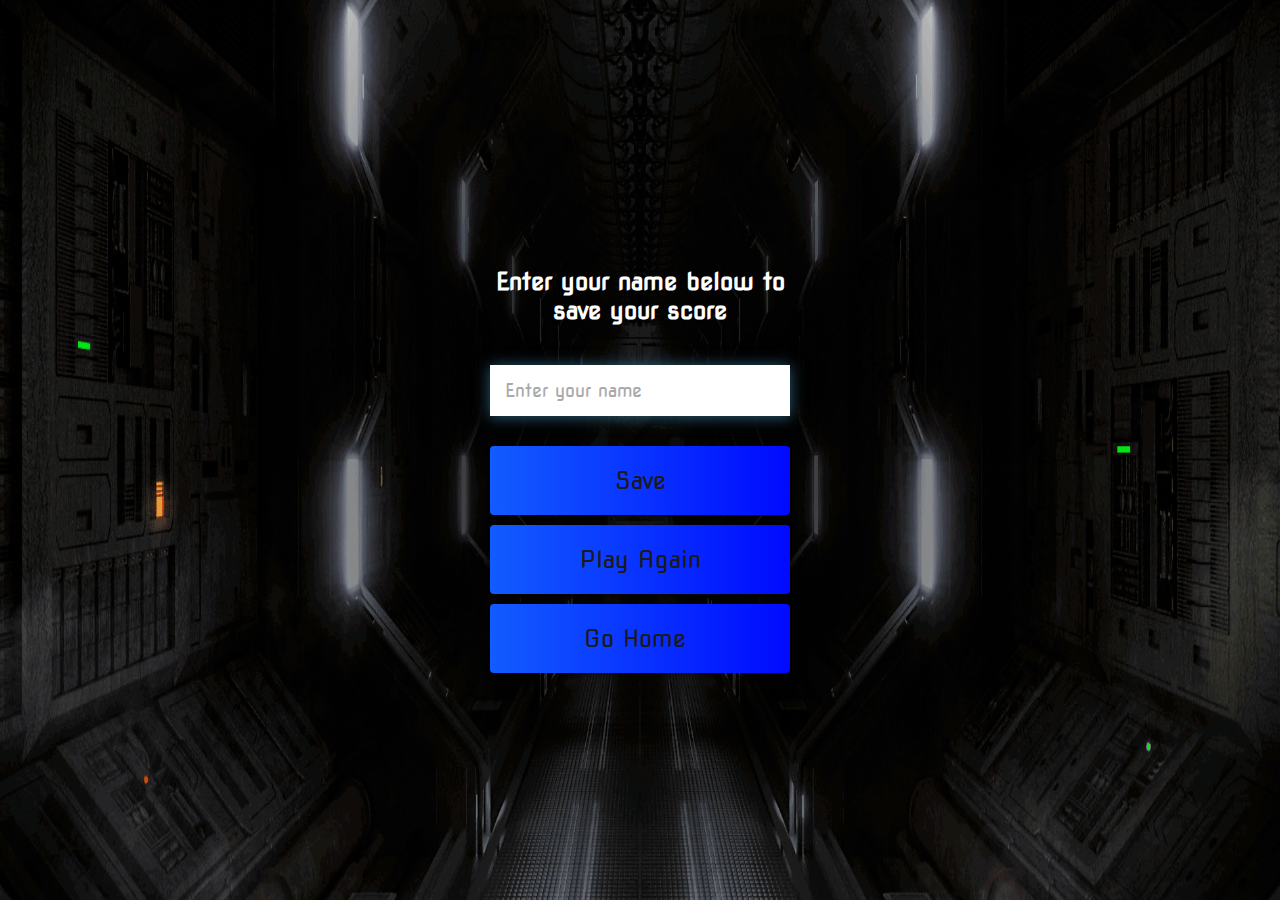
<file: end.html>
<!DOCTYPE html>
<html lang="en">
<head>
    <meta charset="UTF-8">
    <meta http-equiv="X-UA-Compatible" content="IE=edge">
    <meta name="viewport" content="width=device-width, initial-scale=1.0">
    <title>Document</title>
    <link rel="stylesheet" href="/css/style.css">
    
</head>
<body>
    <div class="container">
        <div id="end" class="flex-center flex-column">
            <h1 id="finalScore">
                0
            </h1>
            <form class="end-form-container">
                <h2 id="end-text">Enter your name below to save your score</h2>
                <input type="text" name="name" id="username" placeholder="Enter your name">
                <button class="btn" id="saveScoreBtn" type="submit" onclick="saveHighScore(event)" disabled >Save</button>
            </form>
            <a href="/game.html" class="btn">Play Again</a>
            <a href="/" class="btn">Go Home<i class="fas fa-home"></i></a>
        </div>
    </div>
    <script src="/js/end.js"></script>
</body>
</html>
</file>
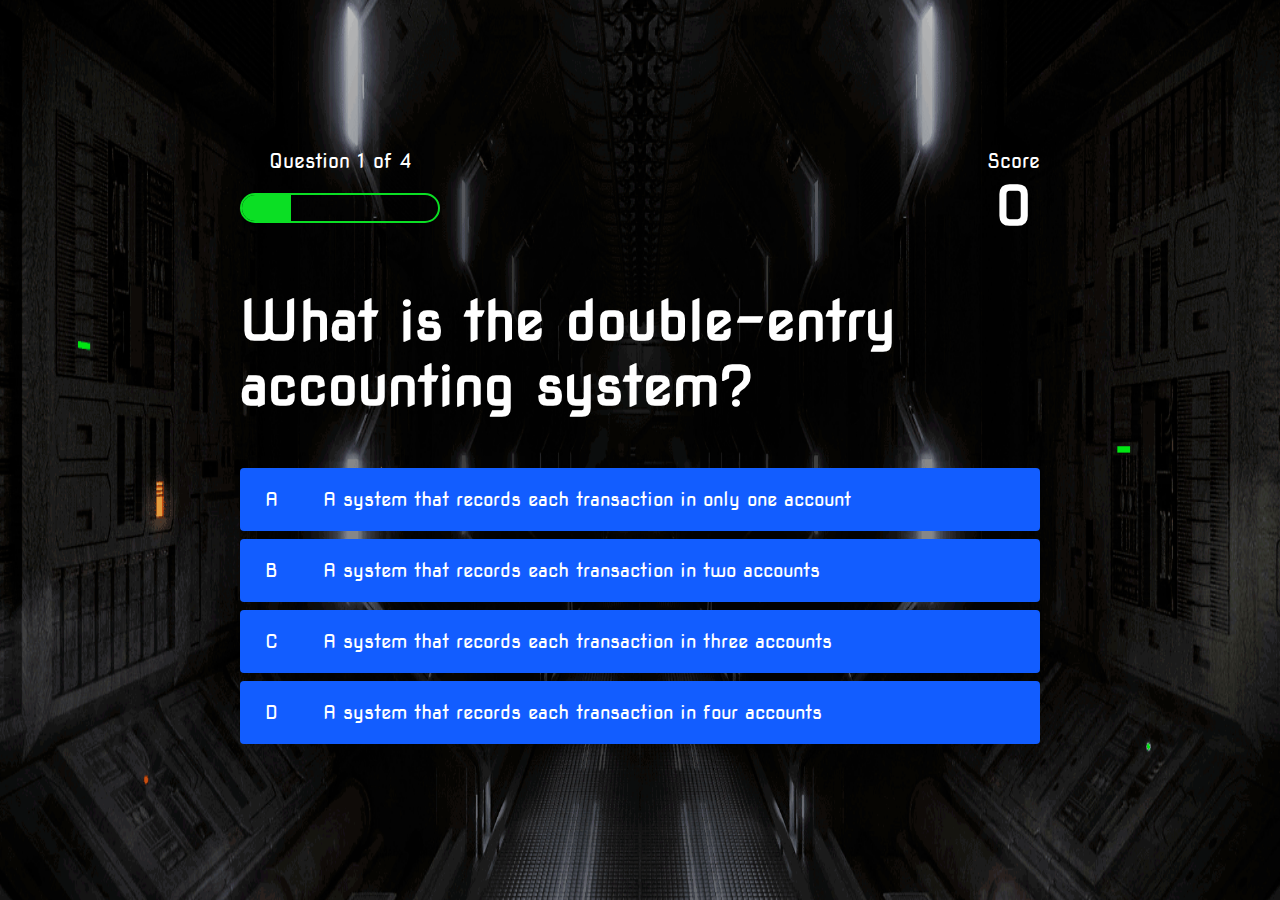
<file: game.html>
<!DOCTYPE html>
<html lang="en">
<head>
    <meta charset="UTF-8">
    <meta http-equiv="X-UA-Compatible" content="IE=edge">
    <meta name="viewport" content="width=device-width, initial-scale=1.0">
    <title>Quiz Page</title>
    <link rel="stylesheet" href="/css/style.css">
    <link rel="stylesheet" href="/css/game.css">
</head>
<body>
        <div class="container">
            <div id="game" class="justify-center flex-column">
                <div id="hud">
                    <div class="hud-item">
                        <p id="progressText" class="hud-prefix">
                            Question
                        </p>
                        <div id="progressBar">
                            <div id="progressBarFull">
                            </div>
                        </div>
                    </div>
                    <div class="hud-item">
                        <p class="hud-prefix">
                            Score
                        </p>
                        <h1 class="hud-main-text" id="score">
                            0
                        </h1>
                    </div>
                </div>
                <h1 id="question">What is the answer to this question</h1>
                <div class="choice-container">
                    <p class="choice-prefix">A</p>
                    <p class="choice-text" data-number="1"> Choice 1</p>
                </div>
                <div class="choice-container">
                    <p class="choice-prefix">B</p>
                    <p class="choice-text" data-number="2"> Choice 2</p>
                </div>
                <div class="choice-container">
                    <p class="choice-prefix">C</p>
                    <p class="choice-text" data-number="3"> Choice 3</p>
                </div>
                <div class="choice-container">
                    <p class="choice-prefix">D</p>
                    <p class="choice-text" data-number="4"> Choice 4</p>
                </div>
            </div>
        </div>  
        <script src="/js/game.js">

        </script>
</body>
</html>
</file>
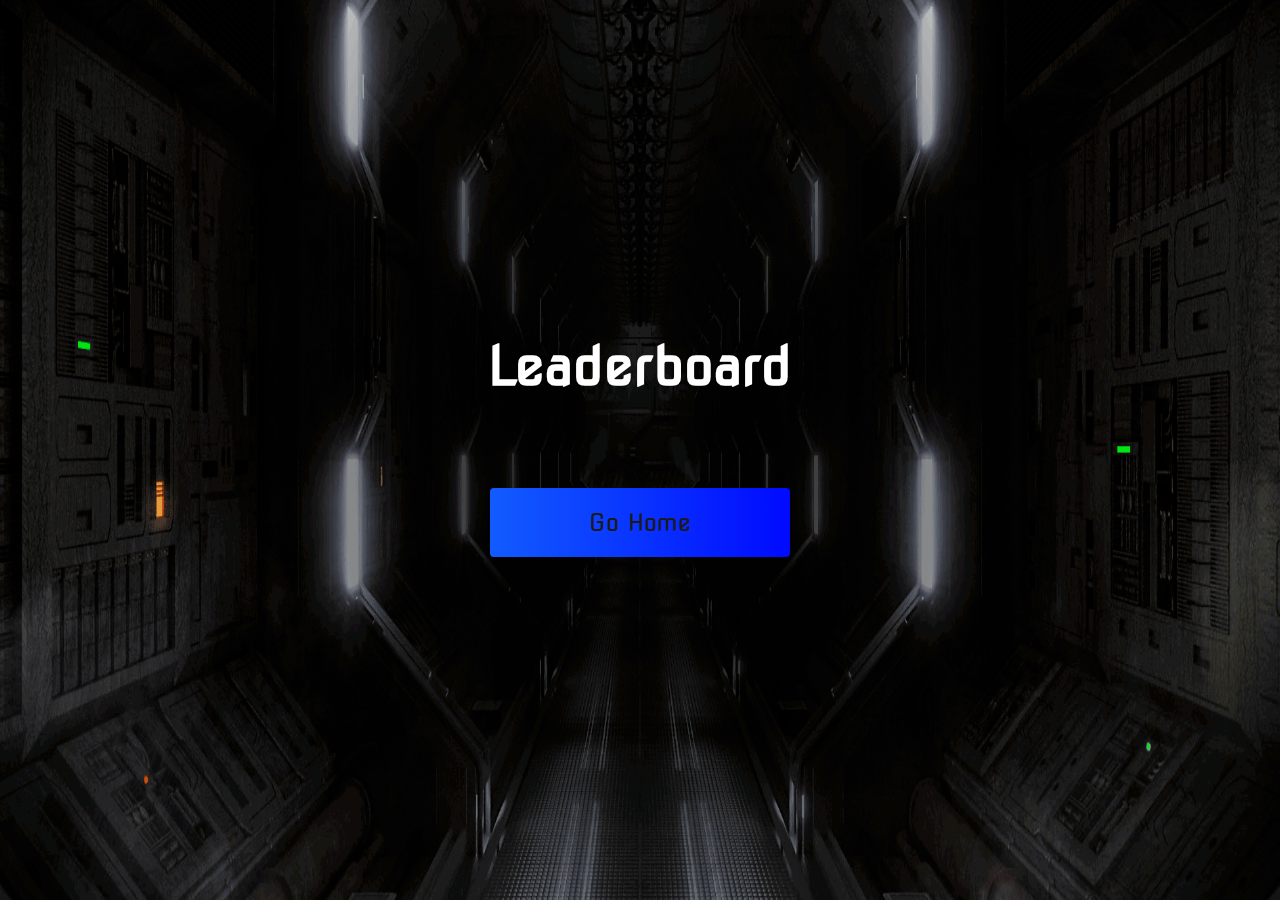
<file: highscores.html>
<!DOCTYPE html>
<html lang="en">
<head>
    <meta charset="UTF-8">
    <meta http-equiv="X-UA-Compatible" content="IE=edge">
    <meta name="viewport" content="width=device-width, initial-scale=1.0">
    <title>Document</title>
    <link rel="stylesheet" href="/css/style.css">
    <link rel="stylesheet" href="/css/highscores.css">
    
</head>
<body>
    <div class="container">
        <div id="highScores" class="flex-center flex-column">
            <h1 id="finalScore">Leaderboard</h1>
            <ul id="highScoresList"></ul>
            <a href="/" class="btn">Go Home</a>
        </div>
    </div>
    <script src="/js/highscores.js"></script>
</body>
</html>
</file>
<file: css/style.css>
@import url('https://fonts.googleapis.com/css2?family=Nova+Square&display=swap');

:root {
    background: url("/images/bkg.gif") ;  
    background-size: 1300px 1400px;
    background-position: center;
    
   
}

*{
    box-sizing: border-box;
    margin: 0;
    padding: 0;
    font-size: 62.5%;
    font-family: 'Nova Square', cursive;
}

h1 {
    font-size: 5.4rem;
    color: #fff;
    margin-bottom: 5rem;

}



h2 {
    font-size: 4.2rem;
    margin-bottom: 4rem;
}
#background-video {
    width: 100vw;
    height: 100vh;
    object-fit: cover;
    position: fixed;
    left: 0;
    right: 0;
    top: 0;
    bottom: 0;
    z-index: -1;
  }
.container {
    width: 100vw;
    height: 100vh;
    display: flex;
    justify-content: center;
    align-items: center;
    max-width: 80rem;
    margin: 0 auto;
    padding: 2rem;
}

.flex-column{
    display: flex;
    flex-direction: column;
}

.flex-center {
    justify-content: center;
    align-items: center;
}

.justify-center {
    justify-content: center;
}

.text-center {
    text-align: center;

}

.hidden {
    display:none;
}
.btn {
    font-size: 2.4rem;
    padding: 2rem 0;
    width: 30rem;
    text-align: center;
    margin-bottom: 1rem;
    text-decoration: none;
    color: rgb(28,26,26);
    background: linear-gradient(90deg, rgb(18,92,255) 0%, rgb(0, 10, 255) 100%);
    border-radius: 4px;
}

.btn:hover {
    cursor: pointer;
    box-shadow: 0 0.4rem 1.4rem 0 rgba(8, 114,244, 0.6);
    transition: transform;
    transform: scale(1.03);
}

.btn[disabled]:hover {
    cursor: not-allowed;
    box-shadow: none;
    transform: none;
}

#highscore-btn{
    background: linear-gradient(90deg, rgb(255,247,9) 0%, 
    rgb(240, 221, 6) 100%);
}

#highscore-btn:hover {
    box-shadow: 0 0.4rem 1.4rem 0 rgba(255, 255, 0, 0.5);
}

.fa-crown {
    font-size: 2.5rem;
    margin-left: 1.rem;
}

/*End Page CSS*/

.end-form-container{
    width: 100%;
    display: flex;
    flex-direction:column;
    align-items: center;
    max-width: 30rem;
}

input {
    margin-bottom: 1rem;
    width: 20rem;
    padding: 1.5rem;
    font-size: 1.8rem;
    border: none;
    box-shadow: 0 0.1rem 1.4rem 0 rgba(86, 185, 235,0.5);
}

input::placeholder{
    color: #aaa;
}

#username{
    margin-bottom: 3rem;
    width: 100%;
    outline: none;
}

#end-text {
    font-size: 2.4rem;
    color: white;
    text-align: center;
}

#saveScoreBtn{
    border: none;
    
}

.fa-home {
    margin-left: 1rem;
    font-size: 2rem;
    color: white;
}
</file>
<file: css/game.css>
body{
    color: #fff;
}

.choice-container{
    display: flex;
    margin-bottom: 0.8rem;
    width: 100%;
    border-radius: 4px;
    background: rgb(18,93,255);
    font-size: 3rem;
    min-width: 80rem;
}

.choice-container:hover{
    cursor: pointer;
    box-shadow: 0 0.4rem 1.4rem 0 rgb(6, 103, 247, 0.5);
    transform: scale(1.02);
    transform: transform 100ms;
}

.choice-prefix {
    padding: 2rem 2.5rem;
    color: #fff;
}

.choice-text{
    padding: 2rem;
    width: 100%;
}

.correct{
    background: linear-gradient(32deg, rgba(11,223,36) 0%, rgb(41,232, 111)100%);
}

.incorrect {
    background: linear-gradient(32deg, rgba(230,29,29,1) 0%, rgb(224,11, 11, 1)100%);

}

/*Heads up Display*/
#hud {
    display: flex;
    justify-content: space-between;
}

.hud-prefix{
    text-align:center;
    font-size: 2rem;
}

.hud-main-text {
    text-align: center;
}

#progressBar {
    width: 20rem;
    height: 3rem;
    border: 0.2rem solid rgb(11,223,36);
    margin-top: 2rem;
    border-radius: 50px;
    overflow: hidden;
}

#progressBarFull{
    height: 100%;
    background: rgb(11,223,36);
    width: 0%;
}
@media screen and (max-width: 760px){
    .choice-container{
        min-width: 40rem;
    }
}
</file>
<file: css/highscores.css>
body{
    color: white;
}

#highScoresList{
    list-style: none;
    margin-bottom: 4rem;
}

.high-score{
    font-size: 2.8rem;
    margin-bottom: 0.5rem;

}
</file>
